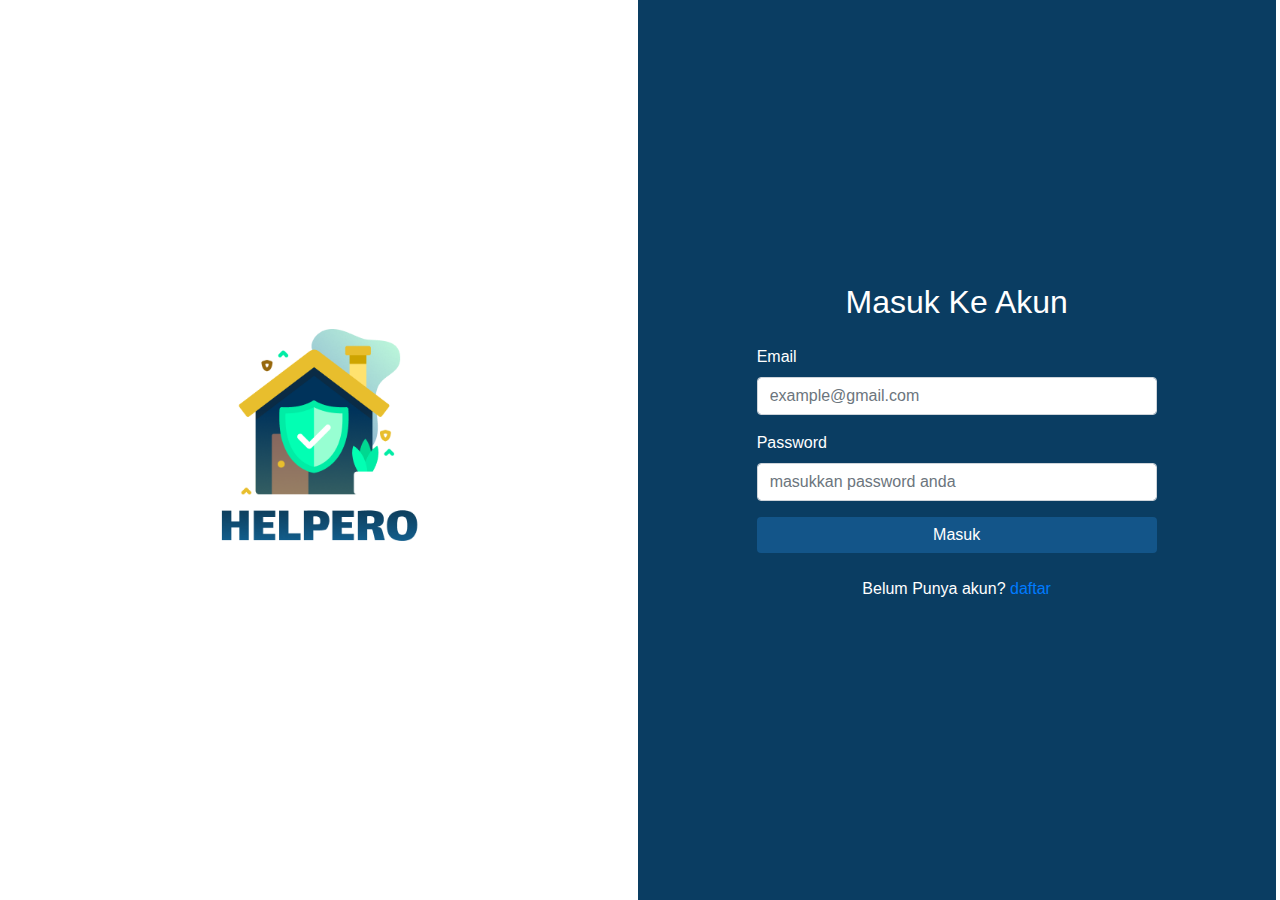
<file: Tugas1.html>
<html lang="en">
  <head>
    <meta charset="utf-8" />
    <meta content="width=device-width, initial-scale=1.0" name="viewport" />
    <title>Helpero Login</title>
    <link
      href="https://stackpath.bootstrapcdn.com/bootstrap/4.5.2/css/bootstrap.min.css"
      rel="stylesheet"
    />
    <link href="Tugas1.css" rel="stylesheet" />
  </head>
  <body class="d-flex">
    <div class="container-fluid h-100">
      <div class="row h-100">
        <div
          class="col-md-6 d-flex flex-column align-items-center justify-content-center bg-white"
        >
          <img
            alt="House with a shield and checkmark"
            class="img-fluid"
            src="../materialD/logo.png"
            style="max-width: 200px"
          />
        </div>
        <div
          class="col-md-6 d-flex align-items-center justify-content-center bg-custom"
        >
          <div class="w-100" style="max-width: 400px">
            <h2 class="text-white mb-4 text-center">Masuk Ke Akun</h2>
            <form>
              <div class="form-group">
                <label class="text-white" for="email"> Email </label>
                <input
                  class="form-control"
                  id="email"
                  placeholder="example@gmail.com"
                  type="email"
                />
              </div>
              <div class="form-group">
                <label class="text-white" for="password"> Password </label>
                <input
                  class="form-control"
                  id="password"
                  placeholder="masukkan password anda"
                  type="password"
                />
              </div>
              <button class="btn btn-primary btn-block" type="submit">
                Masuk
              </button>
            </form>
            <p class="mt-4 text-center text-white">
              Belum Punya akun?
              <a class="text-link" href="#"> daftar </a>
            </p>
          </div>
        </div>
      </div>
    </div>
  </body>
</html>
</file>
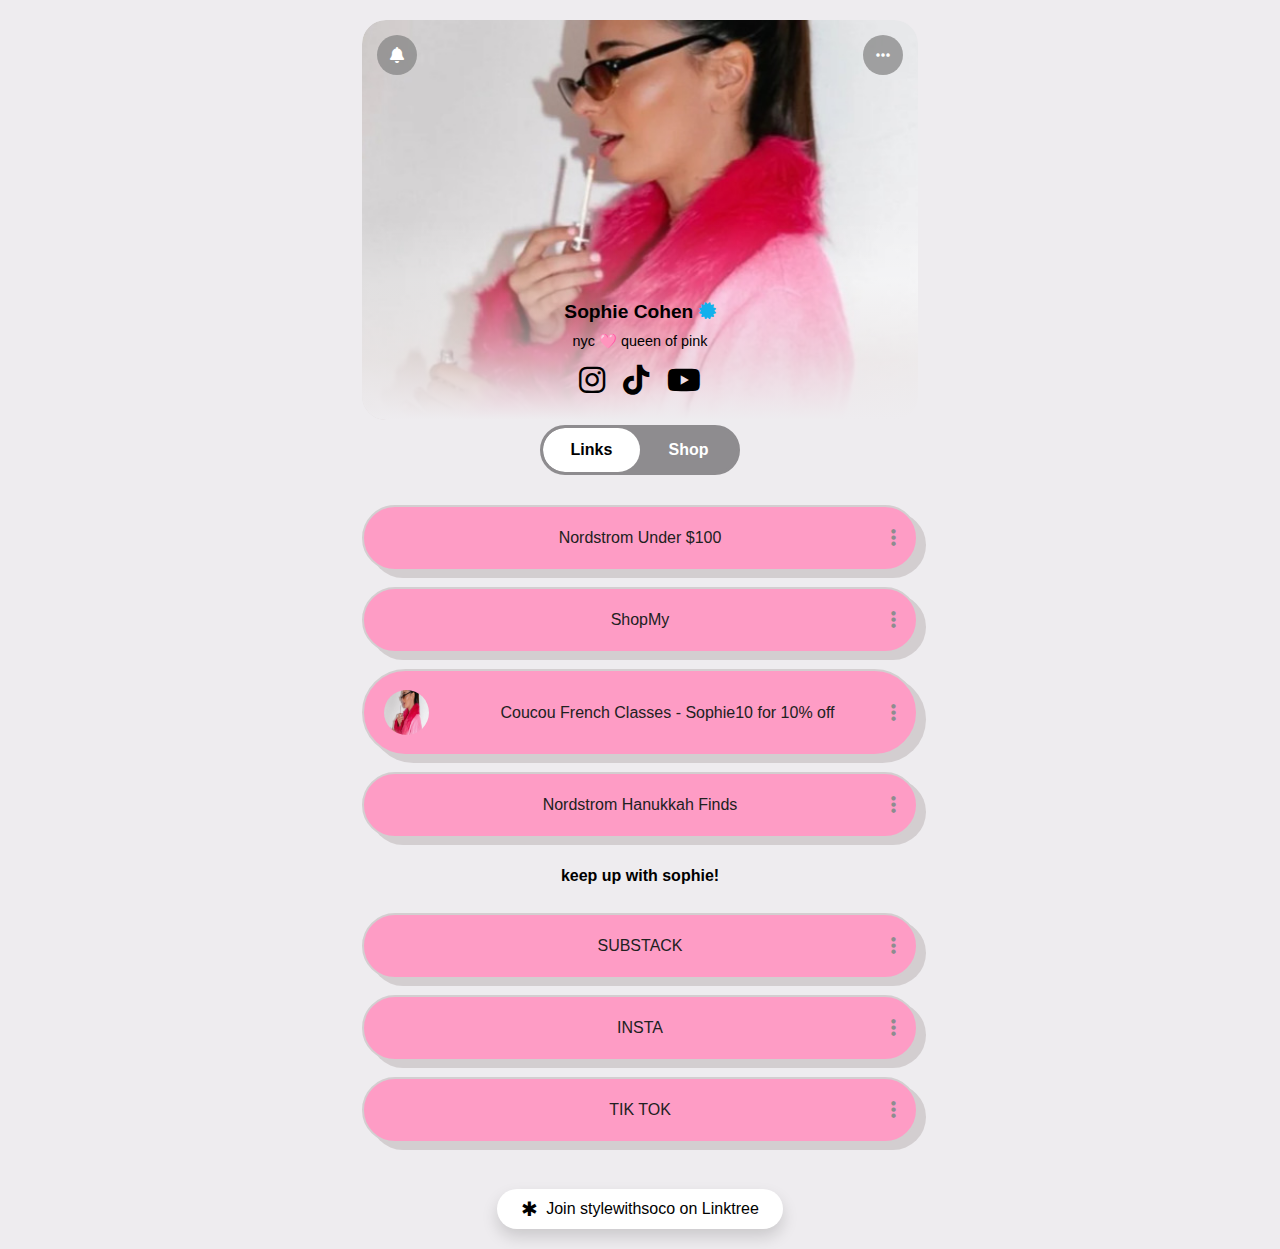
<file: tugas2linktreee.html>
<!DOCTYPE html>
<html lang="en">
<head>
  <meta charset="UTF-8">
  <meta name="viewport" content="width=device-width, initial-scale=1.0">
  <title>@stylewithsoco</title>
  <!-- <link rel="preconnect" href="https://fonts.googleapis.com"> -->
  <link rel="preconnect" href="https://fonts.gstatic.com" crossorigin>
  <link href="https://fonts.googleapis.com/css2?family=Merriweather:ital,opsz,wght@0,18..144,300..900;1,18..144,300..900&display=swap" rel="stylesheet">
  <link href="https://cdn.jsdelivr.net/npm/bootstrap@5.3.5/dist/css/bootstrap.min.css" rel="stylesheet">
  <link rel="stylesheet" href="https://cdnjs.cloudflare.com/ajax/libs/font-awesome/6.5.0/css/all.min.css">

  <style>
    body {
      background-color: #eeecef;
      font-family:Arial, Helvetica, sans-serif , serif;  
      display: flex;
      flex-direction: column;
      align-items: center;
      padding: 20px 20px;
    }

    .container {
      width: 100%;
      max-width: 580px;
      position: relative;
    }

    .img-fade {
      width: 100%;
      height: 400px;
      position: relative;
      border-radius: 24px;
      overflow: hidden;
      margin-bottom: 20px;
    }

    .profile-img {
      width: 100%;
      height: 100%;
      object-fit: cover;
      display: block;
      border-radius: 24px;
      position: relative;
      z-index: 1;
    }

    .img-fade::after {
      content: '';
      position: absolute;
      bottom: 0;
      left: 0;
      width: 100%;
      height: 50%;
      background: linear-gradient(to bottom, 
        rgba(255, 226, 146, 0) 0%, 
        rgba(255, 255, 255, 0.248) 30%, 
        rgba(235, 231, 231, 0.7) 70%, 
        #eeecef 100%);
      z-index: 2;
      pointer-events: none;
    }

    h2 {
      font-size: 1.2rem;
      font-weight: 800;
      margin-bottom: 10px;
      color: #000000;
      text-align: center;
    }
    
    h3 {
      font-size: 0.9rem;
      font-weight: 500;
      margin-bottom: 10px;
      color: #000000;
      text-align: center;
    }

    .tab-toggle {
      display: flex;
      justify-content: center;
      background-color: #8e8c8f;
      border: 3px solid #8e8c8f;
      border-radius: 30px;
      overflow: hidden;
      position: relative;
      margin-top: -15px;
      margin-bottom: 30px;
      width: 75%;
      max-width: 200px;
      z-index: 4;
      height: 50px;
      margin-left: auto;
      margin-right: auto;
    }

    .tab-toggle button {
      padding: 1px 25px;
      background: none;
      border: none;
      font-weight: 600;
      color: #ffffff;
      transition: background-color 0.2s ease, color 0.2s ease;
      width: 50%;
    }

    .tab-toggle button.active {
      background-color: #ffffff;
      color: #000000;
      border-radius: 30px;
    }

    .link-section {
      display: none;
      width: 100%;
      flex-direction: column;
      gap: 15px;
    }

    .link-section.active {
      display: flex;
    }

    .link-btn {
      background-color: #fe9cc5;
      border: 2px solid #d3ced0;
      padding: 19px 20px;
      border-radius: 70px;
      font-weight: 500;
      text-align: center;
      box-shadow: 8px 7px 0 #d3ced0;
      color: #212121;
      text-decoration: none;
      font-size: 1rem;
      width: 100%;
      margin-bottom: 1px;
      display: flex;
      align-items: center;
      position: relative;
    }

    .link-btn .btn-content {
      flex-grow: 1;
      display: flex;
      align-items: center;
      justify-content: center;
    }

    .link-btn .button-img {
      height: 45px;
      width: 45px;
      border-radius: 50px;
      margin-right: 10px;
      flex-shrink: 0;
    }

    .link-btn .btn-text {
      flex-grow: 1;
      text-align: center;
    }

    .button-dots {
      position: absolute;
      right: 20px;
      top: 50%;
      transform: translateY(-50%);
      font-size: 20px; 
      color: #8e8c8f;
      cursor: pointer;
      transition: color 0.3s ease;
    }

    .button-dots:hover {
      color: #ffffff; 
    }

    .link-btn:hover {
      transform: translateY(2px);
      box-shadow: 0 4px 0 #d1cbcb;
    }

    .link-btn:active {
      transform: translateY(4px);
      box-shadow: 0 2px 0 #d1cbcb;
    }

    .social-icons {
      display: flex;
      justify-content: center;
      flex-wrap: wrap;
      gap: 18px;
      margin: 5px 0;
    }

    .social-icon {
      display: flex;
      justify-content: center;
      align-items: center;
      color: rgb(0, 0, 0);
      text-decoration: none;
      transition: all 0.3s ease;
      font-size: 30px;
      position: relative;
    }

    .social-icon:hover {
      cursor: pointer;
      color: #d1cbcb;
    }

    .overlay {
      position: absolute;
      top: 70%;
      left: 0;
      width: 100%;
      z-index: 3;
      display: flex;
      flex-direction: column;
      align-items: center;
    }

    .top-content {
      width: 100%;
      display: flex;
      flex-direction: column;
      align-items: center;
    }

    .mini-title {
      text-align: center;
      width: 100%;
      margin-top: 10px;
      margin-bottom: 10px;
      font-weight: 700;
      color: #000000;
      font-size: 1rem;
    }

    .content-area {
      margin-top: 20px;
    }

    .section-divider {
      width: 100%;
      height: 1px;
      background-color: #d3ced0;
      margin: 10px 0 20px 0;
    }

.top-actions {
  position: absolute;
  top: 15px;
  width: 100%;
  display: flex;
  justify-content: space-between;
  padding: 0 15px;
  z-index: 5;
}

.action-button {
  width: 40px;
  height: 40px;
  background-color: rgba(128, 128, 128, 0.7);
  border-radius: 50%;
  display: flex;
  justify-content: center;
  align-items: center;
  color: white;
  cursor: pointer;
  transition: all 0.3s ease;
}

.action-button:hover {
  background-color: rgba(158, 157, 157, 0.704);
  transition: all 0.3s ease;

  /* color: #333; */
}
.product-collection {
  background-color: #ff9cc5;
  border-radius: 24px;
  padding: 15px;
  margin-bottom: 20px;
  position: relative;
  box-shadow: 8px 7px 0 #d3ced0;

  /* box-shadow: 5px 5px 10px rgba(0,0,0,0.1); */
}
.product-collection:hover {
      transform: translateY(2px);
      box-shadow: 0 4px 0 #d1cbcb;
    }

.product-images {
  display: flex;
  justify-content: space-between;
  gap: 10px;
  margin-bottom: 15px;
}

.product-image {
  width: 33.3%;
  height: 200px;
  border-radius: 12px;
  overflow: hidden;
  background-color: white;
}

.product-image img {
  width: 100%;
  height: 100%;
  object-fit: cover;
}

.collection-details {
  position: relative;
  padding: 5px 0;
}

.collection-title {
  font-weight: 700;
  font-size: 1rem;
  color: #000;
  margin-bottom: 5px;
  text-align: center;
}

.product-count {
  color: #666;
  font-size: 0.8rem;
  margin: 0;
  text-align: center;
}

.dots-menu {
  position: absolute;
  right: 10px;
  top: 50%;
  transform: translateY(-50%);
  font-size: 20px;
  color: #666;
}

.linktree-btn {
  background-color: white;
  border: none;
  border-radius: 999px;
  font-weight: 500;
  font-size: 16px;
  color: black;
}

.icon-star {
  font-size: 20px;
  line-height: 1;
}

  </style>
</head>
<body>

  <div class="container">
    <div class="img-fade">

        <div class="top-actions">
            <div class="action-button" id="bellBtn">
              <i class="fa-solid fa-bell"></i>
            </div>
            <div class="action-button" id="menuBtn">
              <i class="fa-solid fa-ellipsis"></i>
            </div>
          </div>
        
      <img src="./tugas2pfp.jpeg" alt="Sophie Cohen" class="profile-img">
      
      <div class="overlay">
        <div class="top-content">
          <h2>Sophie Cohen <i class="fa-solid fa-certificate fa-sm" style="color: #13b0ed;"></i></h2>
          <h3>nyc 🩷 queen of pink</h3>
          <div class="social-icons">
            <a href="https://www.instagram.com/accounts/suspended/?next=https%3A%2F%2Finstagram.com%2Fstylewithsoco%3F__coig_ufac%3D1#" class="social-icon" title="Instagram"><i class="fab fa-instagram"></i></a>
            <a href="https://www.tiktok.com/@stylewithsoco" class="social-icon" title="TikTok"><i class="fab fa-tiktok"></i></a>
            <a href="https://www.YouTube.com" class="social-icon" title="YouTube"><i class="fab fa-youtube"></i></a>
           </div>
        </div>
      </div>
    </div>

    <div class="tab-toggle">
      <button class="tab-btn active" data-target="links">Links</button>
      <button class="tab-btn" data-target="shop">Shop</button>
    </div>

    <div class="content-area">
      <!-- Links Section -->
      <div class="link-section active" id="links">
        <a href="https://www.nordstrom.com/browse/women/under-100?campaign=stylewithsoco_bestofspringfashion_april" class="link-btn">
          <div class="btn-content">
            <span class="btn-text">Nordstrom Under $100</span>
          </div>
          <i class="fa fa-ellipsis-v button-dots"></i>
        </a>


        <a href="https://shopmy.us/stylewithsoco/" class="link-btn">
            <div class="btn-content">
              <span class="btn-text">ShopMy</span>
            </div>
            <i class="fa fa-ellipsis-v button-dots"></i>
          </a>

        <a href="https://bit.ly/4faKKdq" class="link-btn">
          <div class="btn-content">
            <img src="./tugas2pfp.jpeg" alt="Animal Shelter" class="button-img">
            <span class="btn-text">Coucou French Classes - Sophie10 for 10% off</span>
          </div>
          <i class="fa fa-ellipsis-v button-dots"></i>
        </a>
        
        
        
        <a href="https://www.nordstrom.com/browse/home/holiday-decor/hanukkah?campaign=stylewithsoco_hanukkah_november" class="link-btn">
          <div class="btn-content">
            <span class="btn-text">Nordstrom Hanukkah Finds</span>
          </div>
          <i class="fa fa-ellipsis-v button-dots"></i>
        </a>

        <div class="mini-title">keep up with sophie!</div>
        
        <a href="https://stylewithsoco.substack.com/" class="link-btn">
          <div class="btn-content">
            <span class="btn-text">SUBSTACK</span>
          </div>
          <i class="fa fa-ellipsis-v button-dots"></i>
        </a>
        
        <a href="https://www.instagram.com/accounts/suspended/?next=https%3A%2F%2Fwww.instagram.com%2Fstylewithsoco%2F%3F__coig_ufac%3D1#" class="link-btn">
          <div class="btn-content">
            <span class="btn-text">INSTA</span>
          </div>
          <i class="fa fa-ellipsis-v button-dots"></i>
        </a>
        
        <a href="https://www.tiktok.com/@socosophsoco" class="link-btn">
          <div class="btn-content">
            <span class="btn-text">TIK TOK</span>
          </div>
          <i class="fa fa-ellipsis-v button-dots"></i>
        </a>

        <div class="d-flex justify-content-center align-items-center" style="margin-top: 30px ;" >
            <button class="btn linktree-btn d-inline-flex align-items-center gap-2 px-4 py-2 shadow">
                <span class="icon-star">✱</span>
                Join stylewithsoco on Linktree
              </button>
          </div>
      </div>

      <!-- Shop Section -->
      <div class="link-section" id="shop">

        <div class="mini-title" style="margin-top:0%; font: size 13px; font-weight: 500;">Products may contain affiliate links</div>

        
        <!-- Product Collection Card -->
<div class="product-collection">
    <div class="product-images">
      <div class="product-image">
        <img src="./tugas2pic1.png" alt="Black Bag">
      </div>
      <div class="product-image">
        <img src="./tugas2pic2.png" alt="Pink Luggage">
      </div>
      <div class="product-image">
        <img src="./tugas2pic3.png" alt="Purple Headphones">
      </div>
    </div>
    <div class="collection-details">
      <h4 class="collection-title">PARIS TRIP ESSENTIALS</h4>
      <p class="product-count">17 Products</p>
      <i class="fa fa-ellipsis-v dots-menu"></i>
    </div>
  </div>
        
       

        <div class="product-collection" ">
            <div class="product-images">
              <div class="product-image">
                <img src="./tugas2pic4.png" alt="Black Bag">
              </div>
              <div class="product-image">
                <img src="./tugas2pic5.png" alt="Pink Luggage">
              </div>
              <div class="product-image">
                <img src="./tugas2pic6.png" alt="Purple Headphones">
              </div>
            </div>
            <div class="collection-details">
              <h4 class="collection-title">HOLIDAY COZIES GIFT GUIDE</h4>
              <p class="product-count">20 Products</p>
              <i class="fa fa-ellipsis-v dots-menu"></i>
            </div>
          </div>
        
      
        <div class="product-collection">
            <div class="product-images">
              <div class="product-image">
                <img src="./tugas2pic7.png" alt="Black Bag">
              </div>
              <div class="product-image">
                <img src="./tugas2pic8.png" alt="Pink Luggage">
              </div>
              <div class="product-image">
                <img src="./tugas2pic9.png" alt="Purple Headphones">
              </div>
            </div>
            <div class="collection-details">
              <h4 class="collection-title">OUTERWEAR STAPLES</h4>
              <p class="product-count">4 Products</p>
              <i class="fa fa-ellipsis-v dots-menu"></i>
            </div>
          </div>

        

          <div class="product-collection">
            <div class="product-images">
              <div class="product-image">
                <img src="./tugas2pic10.png" alt="Black Bag">
              </div>
              <div class="product-image">
                <img src="./tugas2pic11.png" alt="Pink Luggage">
              </div>
              <div class="product-image">
                <img src="./tugas2pic12.png" alt="Purple Headphones">
              </div>
            </div>
            <div class="collection-details">
              <h4 class="collection-title">JEWELRY/ACCESSORY STAPLES</h4>
              <p class="product-count">13 Products</p>
              <i class="fa fa-ellipsis-v dots-menu"></i>
            </div>
          </div>

          <div class="product-collection">
            <div class="product-images">
              <div class="product-image">
                <img src="./tugas2pic13.png" alt="Black Bag">
              </div>
              <div class="product-image">
                <img src="./tugas2pic14.png" alt="Pink Luggage">
              </div>
              <div class="product-image">
                <img src="./tugas2pic15.png" alt="Purple Headphones">
              </div>
            </div>
            <div class="collection-details">
              <h4 class="collection-title">DENIM STAPLES</h4>
              <p class="product-count">10 Products</p>
              <i class="fa fa-ellipsis-v dots-menu"></i>
            </div>
          </div>

          <div class="product-collection">
            <div class="product-images">
              <div class="product-image">
                <img src="./tugas2pic16.png" alt="Black Bag">
              </div>
              <div class="product-image">
                <img src="./tugas2pic17.png" alt="Pink Luggage">
              </div>
              <div class="product-image">
                <img src="./tugas2pic18.png" alt="Purple Headphones">
              </div>
            </div>
            <div class="collection-details">
              <h4 class="collection-title">SHOE STAPLES</h4>
              <p class="product-count">26 Products</p>
              <i class="fa fa-ellipsis-v dots-menu"></i>
            </div>
          </div>

          <div class="d-flex justify-content-center align-items-center" >
            <button class="btn linktree-btn d-inline-flex align-items-center gap-2 px-4 py-2 shadow">
                <span class="icon-star">✱</span>
                Join stylewithsoco on Linktree
              </button>
          </div>
          
          
          

      </div>
    </div>
  </div>

  <script>
    const tabs = document.querySelectorAll('.tab-btn');
    const sections = document.querySelectorAll('.link-section');

    tabs.forEach(btn => {
      btn.addEventListener('click', () => {
        tabs.forEach(b => b.classList.remove('active'));
        btn.classList.add('active');

        sections.forEach(s => s.classList.remove('active'));
        const target = document.getElementById(btn.dataset.target);
        if (target) target.classList.add('active');
      });
    });
    
  </script>

  <script src="https://cdn.jsdelivr.net/npm/bootstrap@5.3.5/dist/js/bootstrap.bundle.min.js"></script>
</body>
</html>
</file>
<file: Tugas1.css>
.bg-custom {
  background-color: #0a3d62;
}

.btn {
  background-color: #135589;
  border: none;
  margin-top: 30px;
}
</file>
